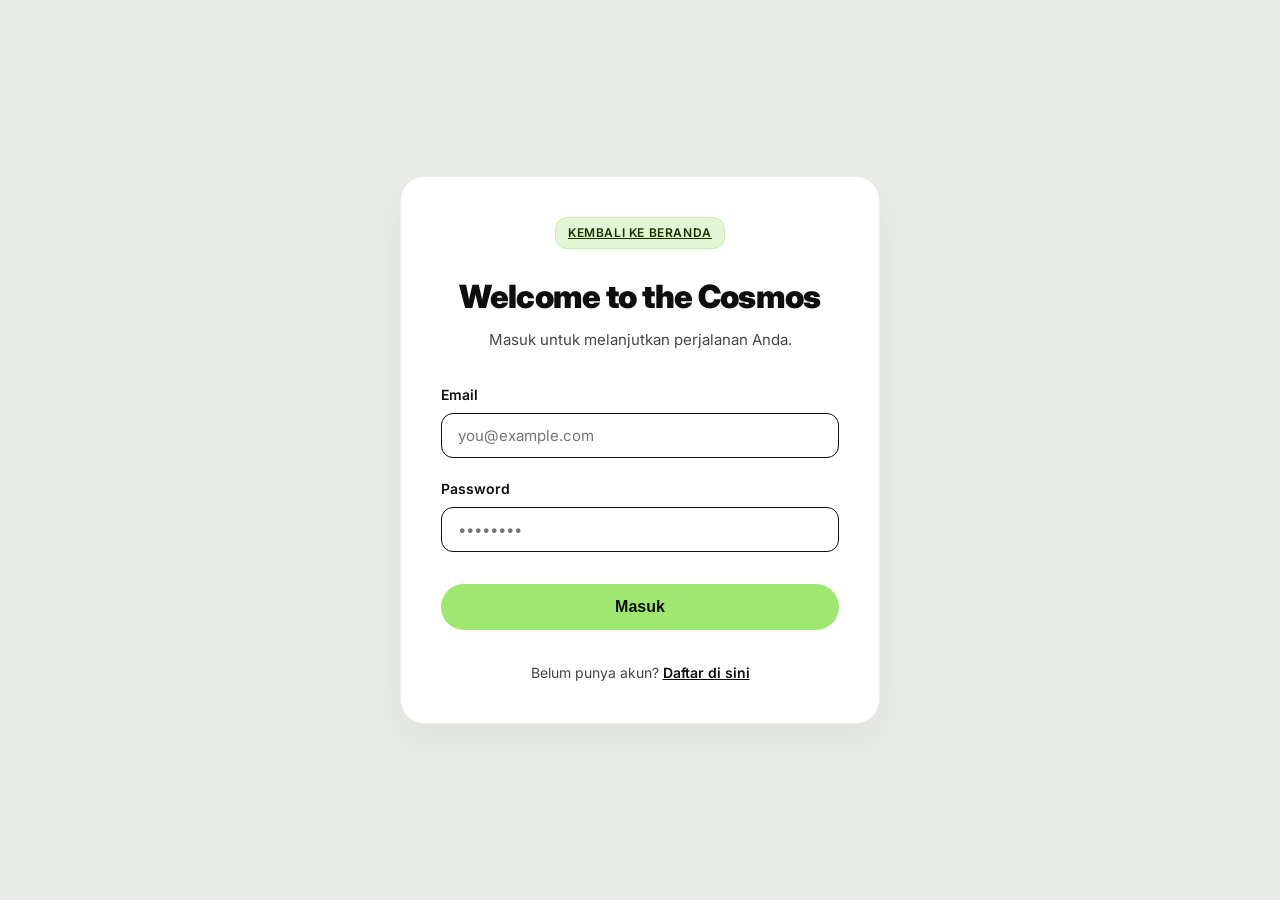
<file: login.html>
<!DOCTYPE html>
<html lang="id">
<head>
    <meta charset="UTF-8">
    <meta name="viewport" content="width=device-width, initial-scale=1.0">
    <title>Login - Solar System</title>
    <link rel="stylesheet" href="css/style.css">
</head>
<body class="auth-page">
    <main class="auth-page__container">
        <section class="auth-screen" aria-label="Login">
            <div class="auth-screen__header">
                <a class="eyebrow auth-home-button" href="index.html">Kembali ke beranda</a>
                <h1>Welcome to the Cosmos</h1>
                <p>Masuk untuk melanjutkan perjalanan Anda.</p>
            </div>

            <form id="login-form" class="auth-card auth-card--single" novalidate>
                <div class="alert-message" role="alert" aria-live="polite"></div>
                <label>
                    <span>Email</span>
                    <input type="email" name="email" placeholder="you@example.com" autocomplete="email" required>
                </label>
                <label>
                    <span>Password</span>
                    <input type="password" name="password" placeholder="••••••••" autocomplete="current-password" required>
                </label>
                <button type="submit">Masuk</button>
                <p class="auth-switch">
                    Belum punya akun? <a href="register.html">Daftar di sini</a>
                </p>
            </form>
        </section>
    </main>
    <script type="module" src="js/auth.js"></script>
</body>
</html>
</file>
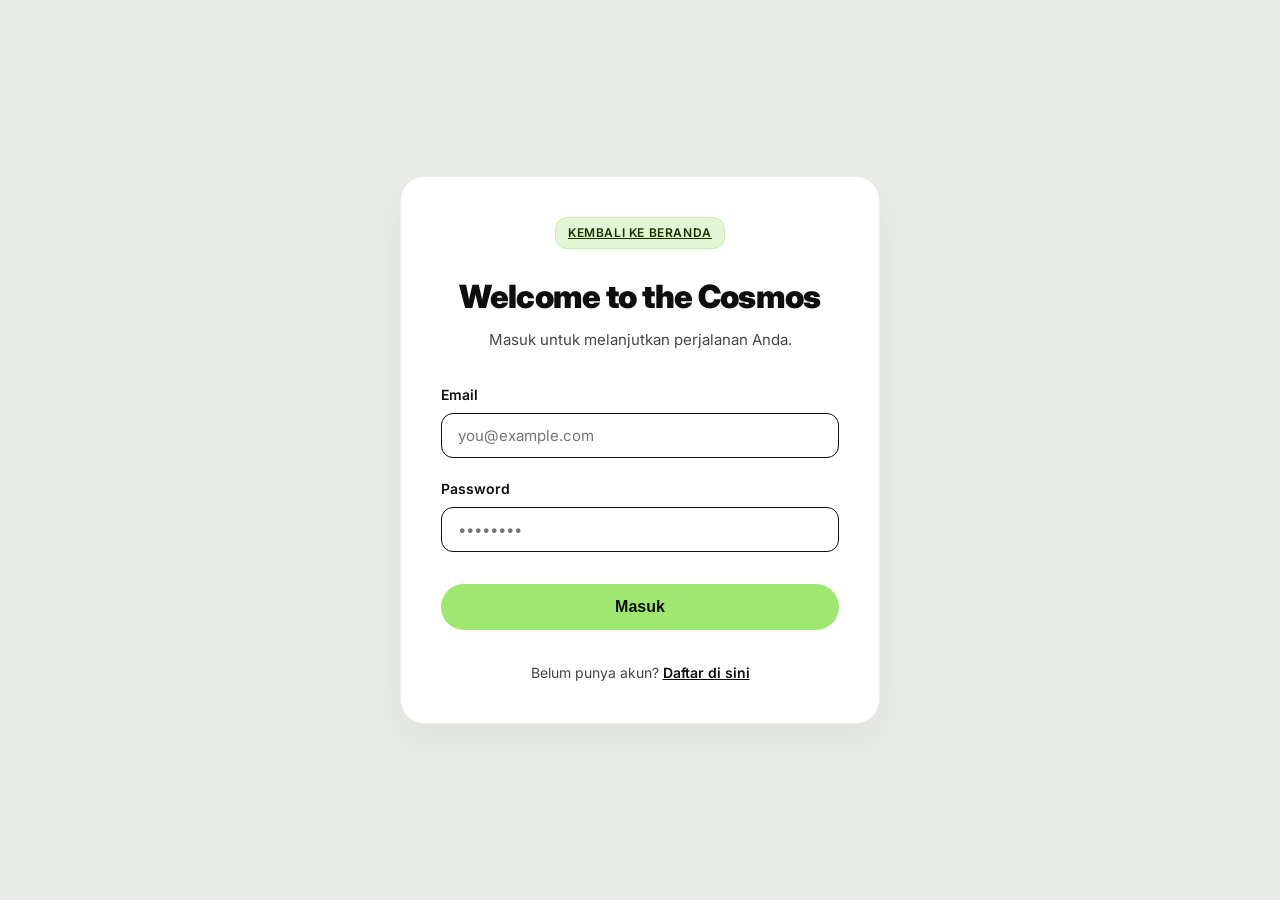
<file: profile.html>
<!DOCTYPE html>
<html lang="id"><head><meta charset="UTF-8"><meta name="viewport" content="width=device-width, initial-scale=1.0"><title>Profil - Solar System Explorer</title><link rel="stylesheet" href="css/style.css"></head><body><nav class="nav-bar"><a class="nav-bar__logo" href="index.html">SOLAR SYSTEM</a><div class="nav-links"></div></nav><main class="profile-layout"><section class="profile-card"><header class="profile-header"><div id="profile-avatar" class="profile-avatar"></div><div class="profile-user-info"><h1 id="profile-name">Profil Anda</h1><p id="profile-email"></p></div></header><div class="profile-grid-info"><div class="profile-info-item"><label>Terdaftar sejak</label><span id="profile-joined-date"></span></div><div class="profile-info-item"><label>Planet favorit</label><span id="profile-favorite-planet"></span></div></div><div class="profile-actions"><button type="button" id="profile-logout-btn" class="button-secondary">Keluar</button><a class="button-primary" href="index.html">Jelajahi Tata Surya</a></div></section></main><script type="module" src="js/auth.js"></script></body></html>
</file>
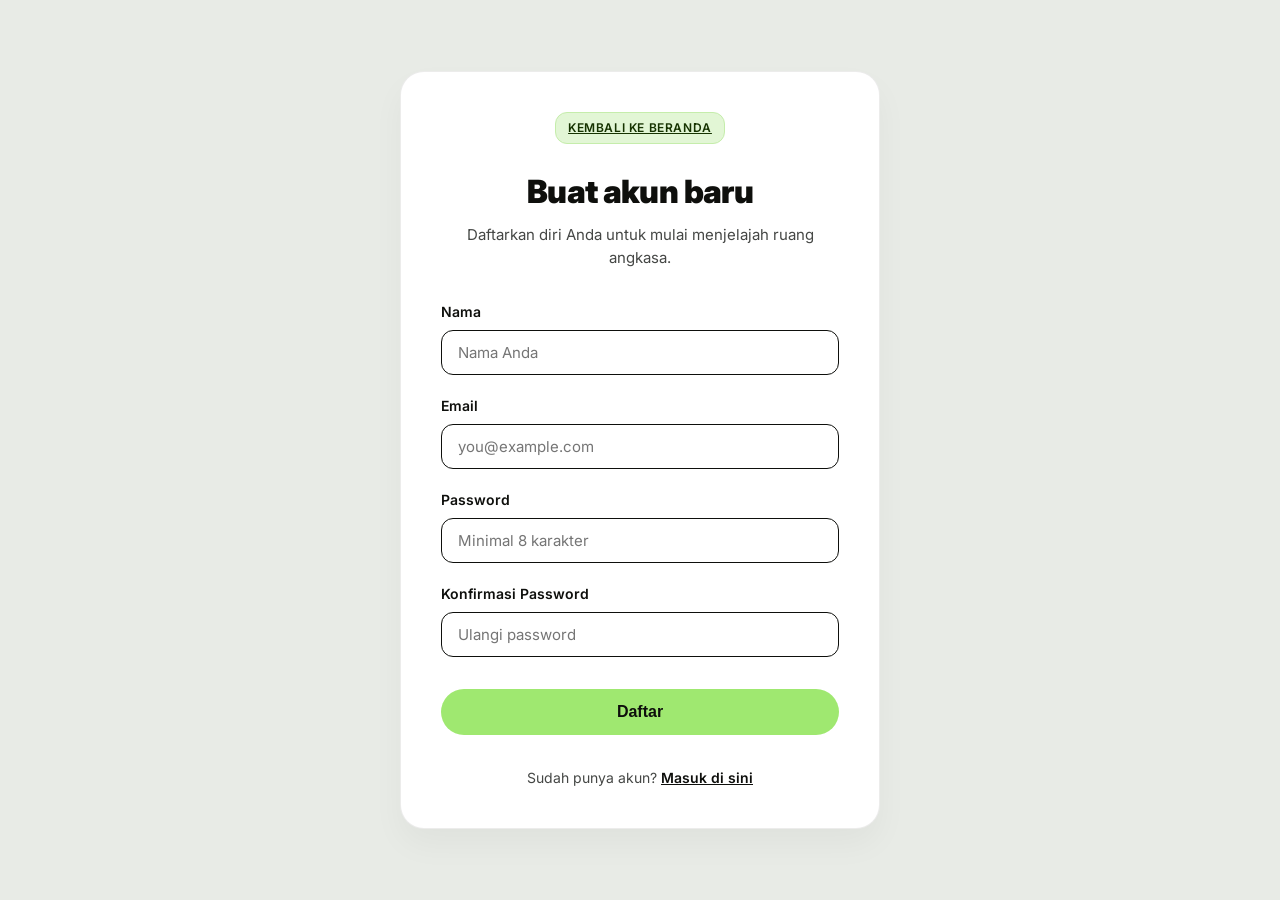
<file: register.html>
<!DOCTYPE html>
<html lang="id">
<head>
    <meta charset="UTF-8">
    <meta name="viewport" content="width=device-width, initial-scale=1.0">
    <title>Register - Solar System</title>
    <link rel="stylesheet" href="css/style.css">
</head>
<body class="auth-page">
    <main class="auth-page__container">
        <section class="auth-screen" aria-label="Register">
            <div class="auth-screen__header">
                <a class="eyebrow auth-home-button" href="index.html">Kembali ke beranda</a>
                <h1>Buat akun baru</h1>
                <p>Daftarkan diri Anda untuk mulai menjelajah ruang angkasa.</p>
            </div>

            <form id="register-form" class="auth-card auth-card--single" novalidate>
                <div class="alert-message" role="alert" aria-live="polite"></div>
                <label>
                    <span>Nama</span>
                    <input type="text" name="name" placeholder="Nama Anda" autocomplete="name" required minlength="2">
                </label>
                <label>
                    <span>Email</span>
                    <input type="email" name="email" placeholder="you@example.com" autocomplete="email" required>
                </label>
                <label>
                    <span>Password</span>
                    <input type="password" name="password" placeholder="Minimal 8 karakter" autocomplete="new-password" required minlength="8">
                </label>
                <label>
                    <span>Konfirmasi Password</span>
                    <input type="password" name="confirmPassword" placeholder="Ulangi password" autocomplete="new-password" required minlength="8">
                </label>
                <button type="submit">Daftar</button>
                <p class="auth-switch">
                    Sudah punya akun? <a href="login.html">Masuk di sini</a>
                </p>
            </form>
        </section>
    </main>
    <script type="module" src="js/auth.js"></script>
</body>
</html>
</file>
<file: css/style.css>
@import url('https://fonts.googleapis.com/css2?family=Inter:wght@400;600;700;900&display=swap');

:root {
    /* Brand & Accent */
    --primary: #9fe870;
    --primary-active: #cdffad;
    --primary-neutral: #c5edab;
    --primary-pale: #e2f6d5;

    /* Surfaces */
    --canvas: #ffffff;
    --canvas-soft: #e8ebe6;

    /* Text Colors */
    --ink: #0e0f0c;
    --ink-deep: #163300;
    --body: #454745;
    --mute: #868685;

    /* Semantic Colors */
    --positive: #2ead4b;
    --positive-deep: #054d28;
    --warning: #ffd11a;
    --warning-deep: #b86700;
    --warning-content: #4a3b1c;
    --negative: #d03238;
    --negative-deep: #a72027;
    --negative-darkest: #a7000d;
    --negative-bg: #320707;

    /* Borders */
    --border: rgba(14, 15, 12, 0.08);
}

* {
    margin: 0;
    padding: 0;
    box-sizing: border-box;
}

body {
    overflow-x: hidden;
    background: var(--canvas-soft);
    color: var(--ink);
    font-family: Inter, -apple-system, BlinkMacSystemFont, "Segoe UI", Roboto, Helvetica, Arial, sans-serif;
    line-height: 1.5;
    -webkit-font-smoothing: antialiased;
    -moz-osx-font-smoothing: grayscale;
}

/* Typography Classes */
.display-mega {
    font-size: clamp(48px, 8vw, 126px);
    font-weight: 900;
    line-height: 1.05;
    letter-spacing: -0.02em;
}

.display-xl {
    font-size: clamp(36px, 5vw, 64px);
    font-weight: 900;
    line-height: 1.1;
    letter-spacing: -0.01em;
}

.display-md {
    font-size: clamp(28px, 3vw, 40px);
    font-weight: 900;
    line-height: 1.15;
    letter-spacing: -0.01em;
}

.display-sm {
    font-size: clamp(22px, 2.5vw, 32px);
    font-weight: 600;
    line-height: 1.2;
}

.body-lg {
    font-size: 20px;
    font-weight: 400;
    line-height: 1.5;
}

.body-md {
    font-size: 16px;
    font-weight: 400;
    line-height: 1.5;
}

.body-md-strong {
    font-size: 16px;
    font-weight: 600;
    line-height: 1.5;
}

.body-sm {
    font-size: 14px;
    font-weight: 400;
    line-height: 1.43;
}

.body-sm-strong {
    font-size: 14px;
    font-weight: 600;
    line-height: 1.43;
}

/* Layout Elements */
.container {
    max-width: 1200px;
    margin: 0 auto;
    width: 100%;
}

/* Nav Bar */
.nav-bar {
    position: sticky;
    top: 0;
    z-index: 100;
    background: var(--canvas);
    border-bottom: 1px solid var(--border);
    padding: 16px 24px;
    display: flex;
    justify-content: space-between;
    align-items: center;
}

.nav-bar__logo {
    font-size: 20px;
    font-weight: 900;
    color: var(--ink);
    text-decoration: none;
    letter-spacing: -0.02em;
}

.nav-bar__logo span {
    color: var(--primary-deep);
}

.nav-links {
    display: flex;
    gap: 24px;
    align-items: center;
}

.nav-link {
    color: var(--ink);
    font-size: 14px;
    font-weight: 600;
    text-decoration: none;
    transition: opacity 0.2s ease;
}

.nav-link:hover {
    opacity: 0.8;
}

/* Buttons */
.button-primary {
    display: inline-flex;
    align-items: center;
    justify-content: center;
    background: var(--primary);
    color: var(--ink);
    font-size: 16px;
    font-weight: 600;
    text-decoration: none;
    padding: 12px 24px;
    border-radius: 24px;
    border: none;
    cursor: pointer;
    transition: background-color 0.25s cubic-bezier(0.16, 1, 0.3, 1);
}

.button-primary:hover {
    background: var(--primary-active);
}

.button-secondary {
    display: inline-flex;
    align-items: center;
    justify-content: center;
    background: var(--canvas-soft);
    color: var(--ink);
    font-size: 16px;
    font-weight: 600;
    text-decoration: none;
    padding: 12px 24px;
    border-radius: 24px;
    border: none;
    cursor: pointer;
    transition: background-color 0.25s cubic-bezier(0.16, 1, 0.3, 1);
}

.button-secondary:hover {
    background: rgba(14, 15, 12, 0.05);
}

.button-tertiary {
    display: inline-flex;
    align-items: center;
    justify-content: center;
    background: var(--canvas);
    color: var(--ink);
    font-size: 16px;
    font-weight: 600;
    text-decoration: none;
    padding: 12px 24px;
    border-radius: 24px;
    border: 1px solid var(--ink);
    cursor: pointer;
    transition: background-color 0.25s cubic-bezier(0.16, 1, 0.3, 1);
}

.button-tertiary:hover {
    background: var(--canvas-soft);
}

/* Hero 3D Section */
.hero-3d {
    position: relative;
    height: 100vh;
    min-height: 760px;
    background: #000000;
    overflow: hidden;
}

.hero-overlay {
    position: absolute;
    top: 32px;
    left: 32px;
    z-index: 2;
    pointer-events: none;
    max-width: 480px;
}

.hero-auth-button {
    position: absolute;
    top: 32px;
    right: 32px;
    z-index: 3;
    display: inline-flex;
    align-items: center;
    justify-content: center;
    padding: 12px 24px;
    border-radius: 24px;
    background: var(--primary);
    color: var(--ink);
    text-decoration: none;
    font-weight: 600;
    border: none;
    transition: background-color 0.2s ease;
}

.hero-auth-button:hover {
    background: var(--primary-active);
}

.hero-kicker {
    font-size: 14px;
    letter-spacing: 0.25em;
    text-transform: uppercase;
    color: var(--primary);
    margin-bottom: 12px;
    font-weight: 700;
}

.hero-overlay h2 {
    font-size: clamp(40px, 6vw, 64px);
    font-weight: 900;
    letter-spacing: -0.02em;
    color: #ffffff;
    margin-bottom: 16px;
    line-height: 1;
}

.hero-subtext {
    font-size: 18px;
    line-height: 1.5;
    color: rgba(255, 255, 255, 0.7);
    max-width: 420px;
}

#space {
    width: 100%;
    height: 100%;
    display: block;
}

/* Planet Showcase (Home Page) */
.planet-showcase {
    background: var(--canvas-soft);
    padding: 80px 24px;
}

.showcase-intro {
    max-width: 1200px;
    margin: 0 auto 48px;
}

.eyebrow {
    display: inline-flex;
    align-items: center;
    padding: 6px 12px;
    border-radius: 12px;
    background: var(--primary-pale);
    color: var(--ink-deep);
    font-size: 12px;
    font-weight: 600;
    letter-spacing: 0.05em;
    text-transform: uppercase;
    margin-bottom: 20px;
    border: 1px solid var(--primary-neutral);
}

.showcase-intro h1,
.showcase-intro h2 {
    font-size: clamp(36px, 5vw, 64px);
    font-weight: 900;
    line-height: 1.1;
    margin-bottom: 16px;
    color: var(--ink);
    letter-spacing: -0.01em;
}

.showcase-intro p {
    font-size: 18px;
    line-height: 1.5;
    color: var(--body);
    max-width: 720px;
}

/* Planet Grid Layout */
.planet-grid {
    max-width: 1200px;
    margin: 0 auto;
    display: grid;
    grid-template-columns: repeat(auto-fill, minmax(260px, 1fr));
    gap: 32px;
}

.secondary-grid {
    margin-top: 32px;
    grid-template-columns: repeat(2, minmax(260px, 1fr));
}

.planet-card {
    background: var(--canvas);
    border: 1px solid var(--border);
    border-radius: 24px; /* rounded.xl */
    padding: 24px;
    display: flex;
    flex-direction: column;
    text-decoration: none;
    color: inherit;
    transition: transform 0.25s cubic-bezier(0.16, 1, 0.3, 1), box-shadow 0.25s cubic-bezier(0.16, 1, 0.3, 1);
}

.planet-card:hover {
    transform: translateY(-6px);
    box-shadow: 0 16px 32px rgba(14, 15, 12, 0.06);
}

.planet-card img {
    width: 100%;
    height: 200px;
    object-fit: cover;
    border-radius: 16px; /* rounded.lg */
    display: block;
    margin-bottom: 16px;
    background: #000000;
}

.planet-card__body h2 {
    font-size: 24px;
    font-weight: 900;
    margin-bottom: 8px;
    color: var(--ink);
    letter-spacing: -0.01em;
}

.planet-card__body p {
    font-size: 15px;
    line-height: 1.5;
    color: var(--body);
}

/* Sun & Moon Section space */
.sun-moon-section {
    margin-top: 80px;
}

/* Detail Page Layout (WIREFRAME.png style) */
.detail-layout {
    padding: 48px 24px 80px;
}

.detail-grid {
    display: grid;
    grid-template-columns: 1.2fr 0.8fr;
    gap: 32px;
    margin-bottom: 32px;
    align-items: stretch;
}

.card-content {
    background: var(--canvas);
    border: 1px solid var(--border);
    border-radius: 24px; /* rounded.xl */
    padding: 32px;
    display: flex;
    flex-direction: column;
}

.model-card {
    position: relative;
    min-height: 450px;
    justify-content: center;
    align-items: center;
}

.canvas-container {
    width: 100%;
    height: 100%;
    min-height: 400px;
    position: relative;
    outline: none;
}

#planet-canvas {
    width: 100%;
    height: 100%;
    display: block;
}

.model-instructions {
    position: absolute;
    bottom: 24px;
    left: 24px;
    right: 24px;
    pointer-events: none;
    text-align: center;
    color: var(--mute);
    font-size: 12px;
    font-weight: 600;
    letter-spacing: 0.05em;
    text-transform: uppercase;
}

.info-card h2 {
    margin-bottom: 8px;
}

.data-table {
    width: 100%;
    border-collapse: collapse;
    margin-top: 16px;
}

.data-table tr {
    border-bottom: 1px solid var(--border);
}

.data-table tr:last-child {
    border-bottom: none;
}

.data-table th,
.data-table td {
    padding: 16px 0;
    text-align: left;
}

.data-table th {
    font-size: 14px;
    font-weight: 600;
    color: var(--body);
}

.data-table td {
    font-size: 15px;
    font-weight: 700;
    color: var(--ink);
    text-align: right;
}

.description-card {
    gap: 20px;
}

.description-card h2 {
    letter-spacing: -0.01em;
}

.description-card p {
    font-size: 16px;
    line-height: 1.6;
    color: var(--body);
}

.fun-facts {
    margin-top: 12px;
    padding-left: 20px;
}

.fun-facts li {
    font-size: 16px;
    line-height: 1.6;
    color: var(--body);
    margin-bottom: 8px;
}

/* Auth Pages Style */
.auth-page {
    min-height: 100vh;
    background: var(--canvas-soft);
    color: var(--ink);
}

.auth-page__container {
    min-height: 100vh;
    display: flex;
    flex-direction: column;
    align-items: center;
    justify-content: center;
    padding: 32px 16px;
}

.auth-screen {
    width: min(480px, 100%);
    padding: 40px;
    border-radius: 24px;
    background: var(--canvas);
    border: 1px solid var(--border);
    box-shadow: 0 16px 32px rgba(14, 15, 12, 0.04);
    display: flex;
    flex-direction: column;
    align-items: center;
}

.auth-screen__header {
    margin-bottom: 32px;
    display: flex;
    flex-direction: column;
    align-items: center;
    text-align: center;
}

.auth-screen__header h1 {
    font-size: 32px;
    font-weight: 900;
    letter-spacing: -0.02em;
    margin-bottom: 8px;
}

.auth-screen__header p {
    color: var(--body);
    font-size: 15px;
}

.auth-card--single {
    width: 100%;
    display: flex;
    flex-direction: column;
    gap: 20px;
}

.auth-card label {
    display: flex;
    flex-direction: column;
    gap: 8px;
    width: 100%;
    text-align: left;
}

.auth-card label span {
    font-size: 14px;
    font-weight: 600;
    color: var(--ink);
}

.auth-card input {
    padding: 12px 16px;
    border-radius: 12px; /* rounded.md */
    border: 1px solid var(--ink);
    background: var(--canvas);
    color: var(--ink);
    outline: none;
    width: 100%;
    font-family: Inter, sans-serif;
    font-size: 15px;
}

.auth-card input:focus {
    border-color: var(--primary);
    box-shadow: 0 0 0 3px var(--primary-pale);
}

.auth-card button {
    margin-top: 12px;
    padding: 14px 24px;
    border: none;
    border-radius: 24px; /* rounded.xl */
    background: var(--primary);
    color: var(--ink);
    font-weight: 600;
    cursor: pointer;
    width: 100%;
    font-size: 16px;
    transition: background-color 0.2s ease;
}

.auth-card button:hover {
    background: var(--primary-active);
}

.auth-switch {
    margin-top: 12px;
    font-size: 14px;
    color: var(--body);
    text-align: center;
}

.auth-switch a {
    color: var(--ink);
    text-decoration: underline;
    font-weight: 600;
}

.auth-home-button {
    margin-bottom: 24px;
}

/* Premium Footer */
.footer {
    background: var(--ink);
    color: var(--canvas-soft);
    padding: 80px 24px 40px;
    border-top: 1px solid rgba(255, 255, 255, 0.05);
}

.footer-grid {
    display: grid;
    grid-template-columns: 1.5fr 1.5fr 1fr;
    gap: 48px;
    margin-bottom: 64px;
}

.footer-brand {
    display: flex;
    flex-direction: column;
    gap: 20px;
    align-items: flex-start;
}

.footer-logo {
    font-size: 32px;
    font-weight: 900;
    color: #ffffff;
    text-decoration: none;
    letter-spacing: -0.02em;
}

.footer-description {
    font-size: 15px;
    line-height: 1.6;
    color: var(--mute);
    max-width: 320px;
}

.footer-badge {
    display: inline-flex;
    background: rgba(255, 255, 255, 0.05);
    border: 1px solid rgba(255, 255, 255, 0.1);
    padding: 6px 12px;
    border-radius: 9999px;
}

.badge-tag {
    font-size: 12px;
    font-weight: 700;
    color: var(--primary);
    letter-spacing: 0.05em;
}

.footer-links-col {
    display: flex;
    flex-direction: column;
    gap: 20px;
}

.footer-links-col h3 {
    font-size: 14px;
    font-weight: 600;
    letter-spacing: 0.1em;
    color: #ffffff;
    text-transform: uppercase;
}

.footer-links-list {
    display: grid;
    grid-template-columns: 1fr 1fr;
    gap: 16px;
}

.footer-links-sublist {
    display: flex;
    flex-direction: column;
    gap: 12px;
}

.footer-links-sublist a {
    color: var(--canvas-soft);
    opacity: 0.65;
    font-size: 14px;
    font-weight: 600;
    text-decoration: none;
    transition: opacity 0.2s ease, color 0.2s ease, transform 0.2s ease;
    display: inline-block;
}

.footer-links-sublist a:hover {
    opacity: 1;
    color: var(--primary);
    transform: translateX(4px);
}

.footer-bottom {
    display: flex;
    justify-content: space-between;
    align-items: center;
    border-top: 1px solid rgba(255, 255, 255, 0.08);
    padding-top: 32px;
    flex-wrap: wrap;
    gap: 16px;
}

.footer-copy {
    font-size: 14px;
    color: var(--mute);
}

.footer-back-to-top {
    font-size: 14px;
    font-weight: 600;
    color: var(--primary);
    text-decoration: none;
    transition: color 0.2s ease;
}

/* Profile Page Component Styles */
.profile-layout {
    max-width: 800px;
    margin: 0 auto;
    padding: 60px 24px 80px;
}

.profile-card {
    background: var(--canvas);
    border: 1px solid var(--border);
    border-radius: 24px;
    padding: 40px;
    display: flex;
    flex-direction: column;
    gap: 32px;
    box-shadow: 0 12px 32px rgba(14, 15, 12, 0.04);
}

.profile-header {
    display: flex;
    align-items: center;
    gap: 24px;
    border-bottom: 1px solid var(--border);
    padding-bottom: 28px;
}

.profile-avatar {
    width: 80px;
    height: 80px;
    border-radius: 50%;
    background: var(--primary);
    color: var(--ink);
    font-size: 32px;
    font-weight: 900;
    display: flex;
    align-items: center;
    justify-content: center;
    text-transform: uppercase;
    box-shadow: 0 4px 16px rgba(159, 232, 112, 0.4);
    flex-shrink: 0;
}

.profile-user-info h1 {
    font-size: 28px;
    font-weight: 900;
    color: var(--ink);
    letter-spacing: -0.01em;
    margin-bottom: 4px;
}

.profile-user-info p {
    font-size: 15px;
    color: var(--body);
}

.profile-grid-info {
    display: grid;
    grid-template-columns: repeat(2, minmax(0, 1fr));
    gap: 20px;
}

.profile-info-item {
    background: var(--canvas-soft);
    border-radius: 16px;
    padding: 20px;
    display: flex;
    flex-direction: column;
    gap: 6px;
}

.profile-info-item label {
    font-size: 12px;
    font-weight: 600;
    color: var(--mute);
    text-transform: uppercase;
    letter-spacing: 0.05em;
}

.profile-info-item span {
    font-size: 16px;
    font-weight: 700;
    color: var(--ink);
}

.profile-actions {
    display: flex;
    gap: 16px;
    justify-content: flex-end;
    margin-top: 12px;
}

.alert-message {
    padding: 14px 20px;
    border-radius: 12px;
    font-size: 14px;
    font-weight: 600;
    display: none;
    margin-bottom: 16px;
    width: 100%;
}

.alert-message--error {
    background: var(--negative-bg);
    color: #ff8a8e;
    border: 1px solid var(--negative-deep);
}

.alert-message--success {
    background: var(--primary-pale);
    color: var(--positive-deep);
    border: 1px solid var(--primary-neutral);
}

/* Responsive CSS */
@media (max-width: 1023px) {
    .detail-grid {
        grid-template-columns: 1fr;
    }
    
    .planet-grid {
        grid-template-columns: repeat(2, minmax(0, 1fr));
    }
    
    .secondary-grid {
        grid-template-columns: repeat(2, minmax(0, 1fr));
    }
}

@media (max-width: 767px) {
    .planet-grid,
    .secondary-grid {
        grid-template-columns: 1fr;
    }
    
    .hero-overlay {
        left: 20px;
        right: 20px;
        top: 20px;
    }
    
    .hero-auth-button {
        top: auto;
        bottom: 32px;
        left: 20px;
        right: 20px;
        width: calc(100% - 40px);
    }
    
    .nav-bar {
        padding: 16px 20px;
    }
    
    .nav-links {
        display: none; /* hide desktop links on mobile */
    }
    
    .detail-layout {
        padding: 24px 16px 48px;
    }
    
    .card-content {
        padding: 20px;
    }
    
    .model-card {
        min-height: 350px;
    }
    
    .canvas-container {
        min-height: 300px;
    }
}
</file>
